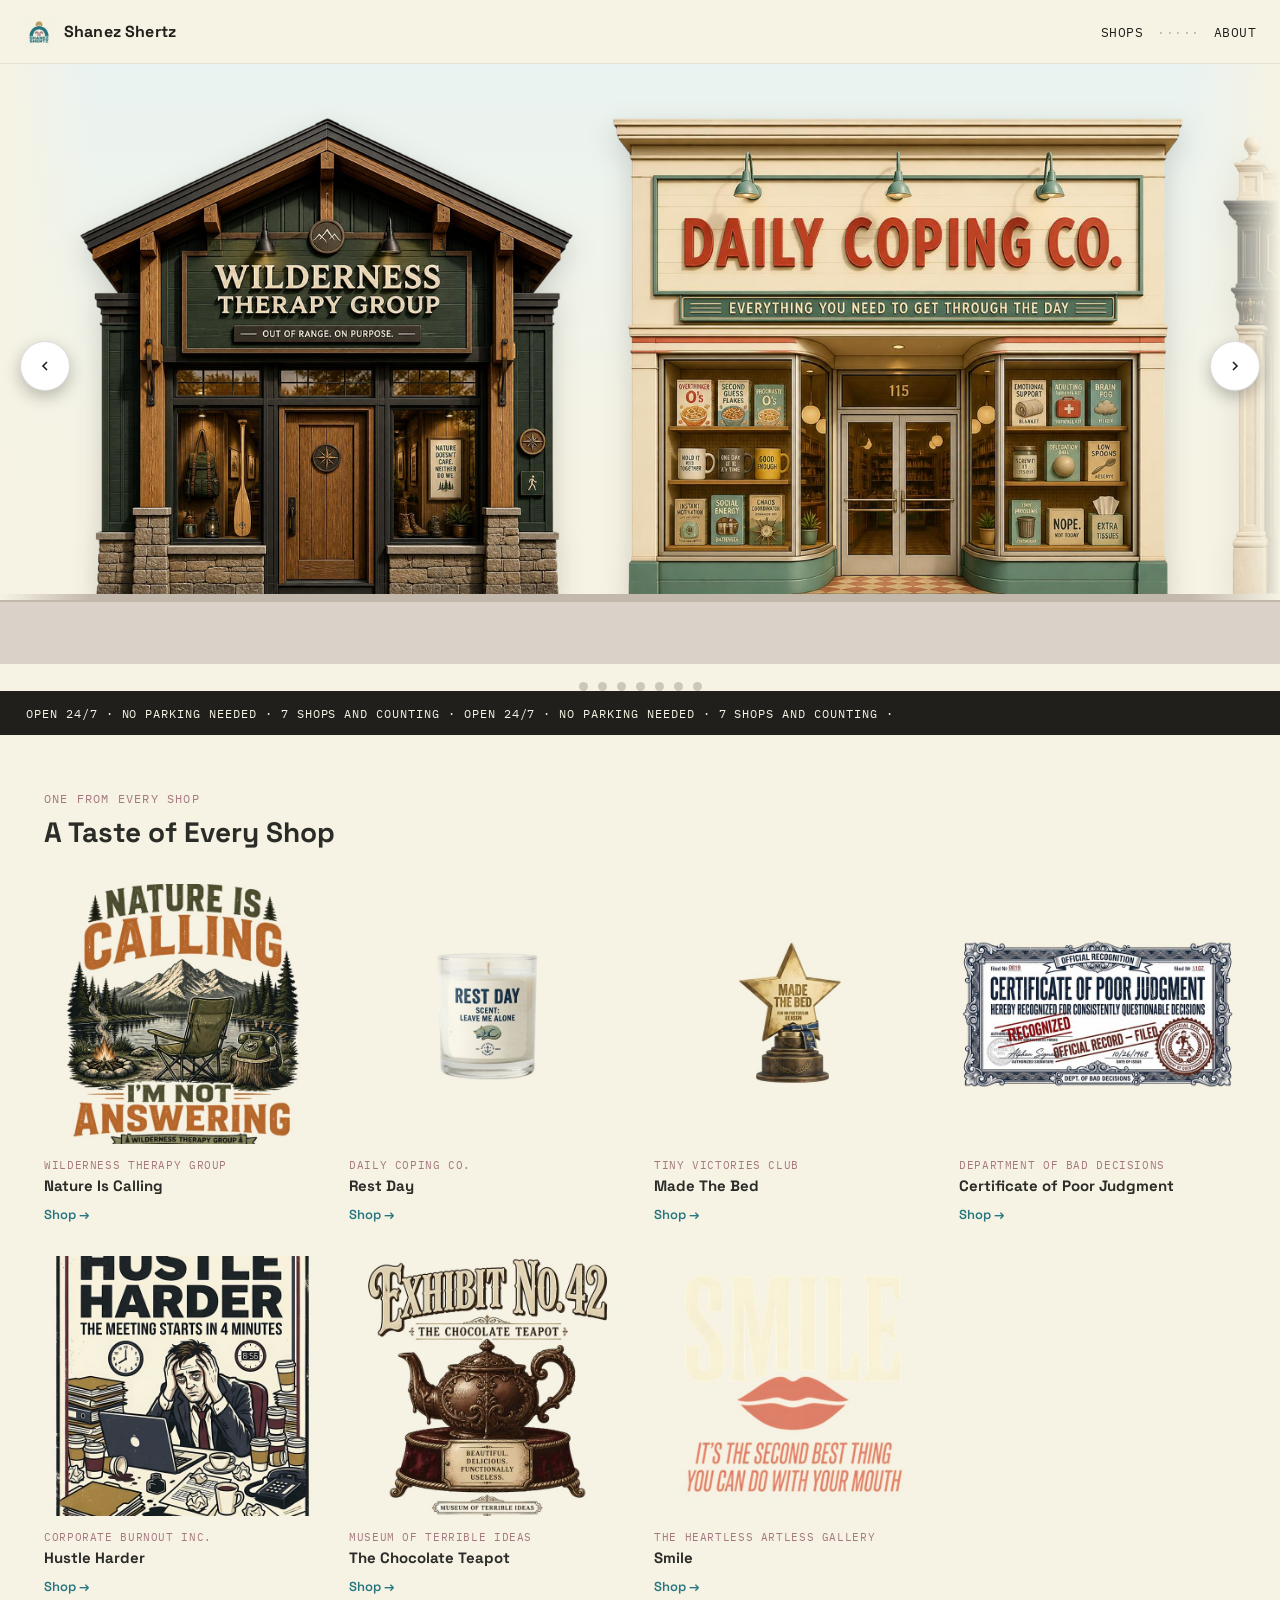
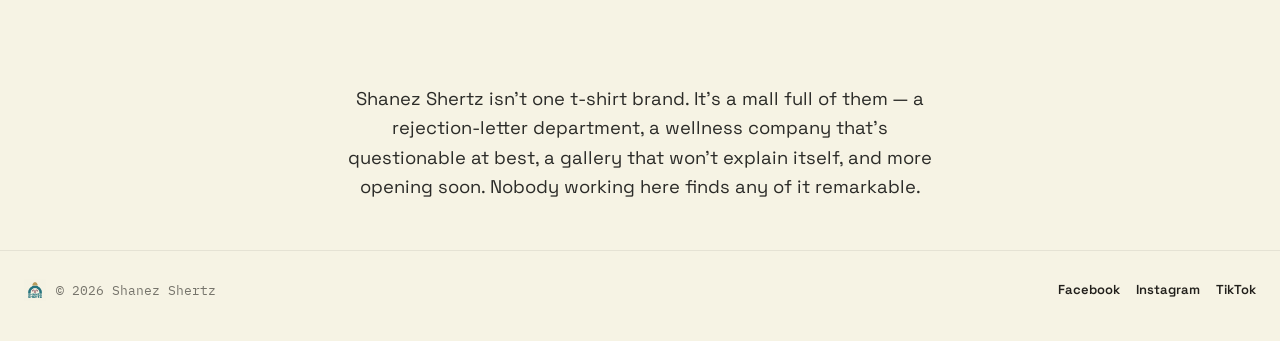
<file: docs/index.html>
<!doctype html>
<html lang="en">
<head>
<meta charset="utf-8">
<meta name="viewport" content="width=device-width, initial-scale=1">
<title>Shanez Shertz</title>
<meta name="description" content="A universe of businesses that take ridiculous ideas completely seriously.">
<link rel="preconnect" href="https://fonts.googleapis.com">
<link href="https://fonts.googleapis.com/css2?family=Space+Grotesk:wght@500;600;700&family=IBM+Plex+Mono:wght@400;500;600&display=swap" rel="stylesheet">
<link rel="stylesheet" href="styles.css">
</head>
<body>

<nav class="site-header">
  <a class="brand" href="/">
    <img src="assets/logo.png" alt="Shanez Shertz" class="logo">
    <span>Shanez Shertz</span>
  </a>
  <div class="navlinks">
    <a href="#mall">Shops</a>
    <span class="dot">&middot;&middot;&middot;&middot;&middot;</span>
    <a href="#about">About</a>
  </div>
</nav>

<div class="hero">
  <div class="street-scroll" id="street-scroll">
    <div class="street-track">
      <div class="buildings">
        <div class="bldg" id="shop-wilderness-therapy-group">
          <img src="assets/storefronts/wilderness-therapy-group.png" alt="Wilderness Therapy Group storefront">
          <a class="enter-pill" href="https://go.shanezshertz.shop/wilderness-therapy-group">ENTER &rarr;</a>
        </div>
        <div class="bldg" id="shop-daily-coping-co">
          <img src="assets/storefronts/daily-coping-co.png" alt="Daily Coping Co. storefront">
          <a class="enter-pill" href="https://go.shanezshertz.shop/daily-coping-co">ENTER &rarr;</a>
        </div>
        <div class="bldg" id="shop-tiny-victories-club">
          <img src="assets/storefronts/tiny-victories-club.png" alt="Tiny Victories Club storefront">
          <a class="enter-pill" href="https://go.shanezshertz.shop/tiny-victories-club">ENTER &rarr;</a>
        </div>
        <div class="bldg" id="shop-department-of-bad-decisions">
          <img src="assets/storefronts/department-of-bad-decisions.png" alt="Department of Bad Decisions storefront">
          <a class="enter-pill" href="https://go.shanezshertz.shop/department-of-bad-decisions">ENTER &rarr;</a>
        </div>
        <div class="bldg" id="shop-corporate-burnout-inc">
          <img src="assets/storefronts/corporate-burnout-inc.png" alt="Corporate Burnout Inc. storefront">
          <a class="enter-pill" href="https://go.shanezshertz.shop/corporate-burnout-inc">ENTER &rarr;</a>
        </div>
        <div class="bldg" id="shop-museum-of-terrible-ideas">
          <img src="assets/storefronts/museum-of-terrible-ideas.png" alt="Museum of Terrible Ideas storefront">
          <a class="enter-pill" href="https://go.shanezshertz.shop/museum-of-terrible-ideas">ENTER &rarr;</a>
        </div>
        <div class="bldg" id="shop-heartless-artless-gallery">
          <img src="assets/storefronts/heartless-artless-gallery.png" alt="The Heartless Artless Gallery storefront">
          <a class="enter-pill" href="https://go.shanezshertz.shop/heartless-artless-gallery">ENTER &rarr;</a>
        </div>
      </div>
      <div class="curb"></div>
      <div class="sidewalk"></div>
    </div>
  </div>
  <div class="edge-fade left"></div>
  <div class="edge-fade right"></div>
  <div class="arrow-hint left"><svg width="16" height="16" viewBox="0 0 24 24" fill="none" stroke="#211F1B" stroke-width="2.4"><polyline points="15 18 9 12 15 6"/></svg></div>
  <div class="arrow-hint right"><svg width="16" height="16" viewBox="0 0 24 24" fill="none" stroke="#211F1B" stroke-width="2.4"><polyline points="9 18 15 12 9 6"/></svg></div>
</div>

<div class="dots">
  <a href="#shop-wilderness-therapy-group" aria-label="Wilderness Therapy Group"></a>
  <a href="#shop-daily-coping-co" aria-label="Daily Coping Co."></a>
  <a href="#shop-tiny-victories-club" aria-label="Tiny Victories Club"></a>
  <a href="#shop-department-of-bad-decisions" aria-label="Department of Bad Decisions"></a>
  <a href="#shop-corporate-burnout-inc" aria-label="Corporate Burnout Inc."></a>
  <a href="#shop-museum-of-terrible-ideas" aria-label="Museum of Terrible Ideas"></a>
  <a href="#shop-heartless-artless-gallery" aria-label="The Heartless Artless Gallery"></a>
</div>

<div class="marquee">
  <div class="marquee-track">OPEN 24/7 &middot; NO PARKING NEEDED &middot; 7 SHOPS AND COUNTING &middot; OPEN 24/7 &middot; NO PARKING NEEDED &middot; 7 SHOPS AND COUNTING &middot;</div>
</div>

<section class="featured" id="mall">
  <div class="featured-head">
    <span class="eyebrow">One from every shop</span>
    <h2>A Taste of Every Shop</h2>
  </div>
  <div class="featured-grid">
    <div class="featured-card">
      <img src="assets/products/wilderness-therapy-group.jpg" alt="Nature Is Calling">
      <span class="tag">Wilderness Therapy Group</span>
      <div class="title">Nature Is Calling</div>
      <a href="https://go.shanezshertz.shop/wilderness-therapy-group">Shop &rarr;</a>
    </div>
    <div class="featured-card">
      <img src="assets/products/daily-coping-co.jpg" alt="Rest Day">
      <span class="tag">Daily Coping Co.</span>
      <div class="title">Rest Day</div>
      <a href="https://go.shanezshertz.shop/daily-coping-co">Shop &rarr;</a>
    </div>
    <div class="featured-card">
      <img src="assets/products/tiny-victories-club.jpg" alt="Made The Bed">
      <span class="tag">Tiny Victories Club</span>
      <div class="title">Made The Bed</div>
      <a href="https://go.shanezshertz.shop/tiny-victories-club">Shop &rarr;</a>
    </div>
    <div class="featured-card">
      <img src="assets/products/department-of-bad-decisions.jpg" alt="Certificate of Poor Judgment">
      <span class="tag">Department of Bad Decisions</span>
      <div class="title">Certificate of Poor Judgment</div>
      <a href="https://go.shanezshertz.shop/department-of-bad-decisions">Shop &rarr;</a>
    </div>
    <div class="featured-card">
      <img src="assets/products/corporate-burnout-inc.jpg" alt="Hustle Harder">
      <span class="tag">Corporate Burnout Inc.</span>
      <div class="title">Hustle Harder</div>
      <a href="https://go.shanezshertz.shop/corporate-burnout-inc">Shop &rarr;</a>
    </div>
    <div class="featured-card">
      <img src="assets/products/museum-of-terrible-ideas.jpg" alt="The Chocolate Teapot">
      <span class="tag">Museum of Terrible Ideas</span>
      <div class="title">The Chocolate Teapot</div>
      <a href="https://go.shanezshertz.shop/museum-of-terrible-ideas">Shop &rarr;</a>
    </div>
    <div class="featured-card">
      <img src="assets/products/heartless-artless-gallery.jpg" alt="Smile">
      <span class="tag">The Heartless Artless Gallery</span>
      <div class="title">Smile</div>
      <a href="https://go.shanezshertz.shop/heartless-artless-gallery">Shop &rarr;</a>
    </div>
  </div>
</section>

<section class="blurb" id="about">
  <p>Shanez Shertz isn't one t-shirt brand. It's a mall full of them &mdash; a rejection-letter department, a wellness company that's questionable at best, a gallery that won't explain itself, and more opening soon. Nobody working here finds any of it remarkable.</p>
</section>

<footer class="site-footer">
  <div class="brand"><img src="assets/logo.png" alt="" class="logo-small"><span>&copy; 2026 Shanez Shertz</span></div>
  <div class="social-links">
    <a href="https://www.facebook.com/shanezshertz" aria-label="Facebook">Facebook</a>
    <a href="https://www.instagram.com/shanezshertz/" aria-label="Instagram">Instagram</a>
    <a href="https://www.tiktok.com/@shanezshertz" aria-label="TikTok">TikTok</a>
  </div>
</footer>

<script>
  var street = document.getElementById("street-scroll");
  street.addEventListener("wheel", function (e) {
    if (Math.abs(e.deltaY) <= Math.abs(e.deltaX)) return;
    var atStart = street.scrollLeft <= 0;
    var atEnd = street.scrollLeft >= street.scrollWidth - street.clientWidth - 1;
    if ((e.deltaY < 0 && atStart) || (e.deltaY > 0 && atEnd)) return;
    street.scrollBy({ left: e.deltaY, behavior: "instant" });
    e.preventDefault();
  }, { passive: false });
</script>

</body>
</html>
</file>
<file: docs/styles.css>
:root {
  --color-cream: #F6F3E4;
  --color-teal: #27757F;
  --color-teal-dark: #1E5B63;
  --color-gold: #BA9C5E;
  --color-mauve: #A5787F;
  --color-text: #2B2B28;
  --color-ink: #211F1B;
}

* {
  box-sizing: border-box;
}

body {
  margin: 0;
  background: var(--color-cream);
  color: var(--color-text);
  font-family: 'Space Grotesk', -apple-system, BlinkMacSystemFont, "Segoe UI", Roboto, Helvetica, Arial, sans-serif;
}

a {
  color: var(--color-mauve);
  text-decoration: none;
}

a:hover {
  color: var(--color-ink);
}

.mono {
  font-family: 'IBM Plex Mono', monospace;
}

/* Header / nav -- shared with 404.html */

.site-header {
  height: 64px;
  display: flex;
  align-items: center;
  justify-content: space-between;
  padding: 0 24px;
  border-bottom: 1px solid rgba(33, 31, 27, 0.08);
  background: var(--color-cream);
  position: relative;
  z-index: 9;
}

.site-header .brand {
  display: flex;
  align-items: center;
  gap: 10px;
  color: var(--color-ink);
}

.site-header .brand span {
  font-weight: 700;
  font-size: 16px;
  letter-spacing: 0.01em;
}

.logo {
  height: 30px;
  width: 30px;
  object-fit: contain;
}

.navlinks {
  display: flex;
  align-items: center;
  gap: 14px;
  font-family: 'IBM Plex Mono', monospace;
  font-size: 12.5px;
  letter-spacing: 0.04em;
  text-transform: uppercase;
}

.navlinks a {
  color: var(--color-ink);
}

.navlinks a:hover {
  color: var(--color-mauve);
}

.navlinks .dot {
  color: rgba(33, 31, 27, 0.3);
}

/* Hero: the scrolling storefront street */

.hero {
  position: relative;
  height: 600px;
  background: linear-gradient(180deg, #EAF3F1 0%, var(--color-cream) 70%);
  overflow: hidden;
}

.edge-fade {
  position: absolute;
  top: 0;
  bottom: 64px;
  width: 90px;
  z-index: 15;
  pointer-events: none;
}

.edge-fade.left {
  left: 0;
  background: linear-gradient(90deg, var(--color-cream), rgba(246, 243, 228, 0));
}

.edge-fade.right {
  right: 0;
  background: linear-gradient(270deg, var(--color-cream), rgba(246, 243, 228, 0));
}

.arrow-hint {
  position: absolute;
  top: 277px;
  width: 50px;
  height: 50px;
  border-radius: 50%;
  background: #FFFFFF;
  border: 1.5px solid rgba(33, 31, 27, 0.15);
  box-shadow: 0 6px 16px rgba(33, 31, 27, 0.28);
  display: flex;
  align-items: center;
  justify-content: center;
  z-index: 20;
}

.arrow-hint.left {
  left: 20px;
}

.arrow-hint.right {
  right: 20px;
}

.street-scroll {
  position: absolute;
  inset: 0;
  overflow-x: auto;
  overflow-y: hidden;
  scroll-snap-type: x proximity;
  scroll-behavior: smooth;
  -webkit-overflow-scrolling: touch;
}

.street-track {
  position: relative;
  height: 600px;
  width: max-content;
  min-width: 100%;
}

.sidewalk {
  position: absolute;
  left: 0;
  right: 0;
  bottom: 0;
  height: 64px;
  background: #DAD2C8;
  border-top: 2px solid #C3B8AC;
}

.curb {
  position: absolute;
  left: 0;
  right: 0;
  bottom: 64px;
  height: 6px;
  background: #C3B8AC;
}

.buildings {
  display: flex;
  align-items: flex-end;
  gap: 40px;
  padding: 0 80px 66px;
  height: 100%;
}

.bldg {
  position: relative;
  height: 480px;
  display: flex;
  flex-direction: column;
  align-items: center;
  justify-content: flex-end;
  scroll-snap-align: center;
}

.bldg img {
  height: 100%;
  width: auto;
  display: block;
  filter: drop-shadow(0 10px 14px rgba(33, 31, 27, 0.18));
}

.enter-pill {
  position: absolute;
  bottom: -34px;
  left: 50%;
  transform: translateX(-50%);
  background: var(--color-cream);
  border: 1.5px solid var(--color-ink);
  border-radius: 999px;
  padding: 5px 14px;
  font-family: 'IBM Plex Mono', monospace;
  font-size: 10.5px;
  font-weight: 600;
  letter-spacing: 0.04em;
  white-space: nowrap;
  color: var(--color-ink);
}

.dots {
  display: flex;
  justify-content: center;
  gap: 10px;
  padding: 18px 0 0;
}

.dots a {
  width: 9px;
  height: 9px;
  border-radius: 50%;
  background: rgba(33, 31, 27, 0.2);
  display: block;
}

.dots a:hover {
  background: var(--color-mauve);
}

/* Marquee ticker */

.marquee {
  background: var(--color-ink);
  color: var(--color-cream);
  height: 44px;
  display: flex;
  align-items: center;
  overflow: hidden;
  white-space: nowrap;
}

.marquee-track {
  display: inline-flex;
  gap: 26px;
  font-family: 'IBM Plex Mono', monospace;
  font-size: 12px;
  letter-spacing: 0.08em;
  text-transform: uppercase;
  padding-left: 26px;
}

/* Featured grid */

.featured {
  padding: 56px 24px 40px;
  max-width: 1240px;
  margin: 0 auto;
}

.featured-head {
  margin-bottom: 34px;
}

.featured-head .eyebrow {
  font-family: 'IBM Plex Mono', monospace;
  font-size: 12px;
  letter-spacing: 0.1em;
  text-transform: uppercase;
  color: var(--color-mauve);
  display: block;
  margin-bottom: 8px;
}

.featured-head h2 {
  font-size: 28px;
  font-weight: 700;
  margin: 0;
}

.featured-grid {
  display: grid;
  grid-template-columns: repeat(auto-fit, minmax(240px, 1fr));
  gap: 32px 28px;
}

.featured-card img {
  width: 100%;
  height: 260px;
  object-fit: cover;
  border-radius: 4px;
  display: block;
}

.featured-card .tag {
  font-family: 'IBM Plex Mono', monospace;
  font-size: 10.5px;
  letter-spacing: 0.06em;
  text-transform: uppercase;
  color: var(--color-mauve);
  display: block;
  margin: 14px 0 4px;
}

.featured-card .title {
  font-weight: 700;
  font-size: 15px;
  margin-bottom: 8px;
}

.featured-card a {
  font-weight: 600;
  font-size: 13px;
  color: var(--color-teal);
}

.featured-card a:hover {
  color: var(--color-teal-dark);
}

/* Blurb (also used standalone on 404.html) */

.blurb {
  max-width: 640px;
  margin: 3rem auto;
  padding: 0 1.5rem;
  text-align: center;
  font-size: 1.15rem;
  line-height: 1.6;
}

.blurb h1 {
  font-size: 2rem;
  margin-bottom: 0.5rem;
}

/* Footer -- shared with 404.html */

.site-footer {
  display: flex;
  align-items: center;
  justify-content: space-between;
  padding: 28px 24px 40px;
  border-top: 1px solid rgba(33, 31, 27, 0.08);
  flex-wrap: wrap;
  gap: 12px;
}

.site-footer .brand {
  display: flex;
  align-items: center;
  gap: 10px;
  font-family: 'IBM Plex Mono', monospace;
  font-size: 12.5px;
  color: rgba(33, 31, 27, 0.6);
}

.logo-small {
  height: 22px;
  width: 22px;
  object-fit: contain;
}

.site-footer .social-links {
  display: flex;
  gap: 16px;
}

.site-footer .social-links a {
  font-weight: 600;
  font-size: 13px;
  color: var(--color-ink);
}

.site-footer .social-links a:hover {
  color: var(--color-mauve);
}

/* Small screens */

@media (max-width: 640px) {
  .hero, .street-track, .street-scroll {
    height: 420px;
  }

  .bldg {
    height: 330px;
  }

  .buildings {
    padding-bottom: 56px;
  }

  .sidewalk {
    height: 54px;
  }

  .curb {
    bottom: 54px;
  }

  .arrow-hint {
    display: none;
  }

  .site-header .brand span {
    display: none;
  }

  .featured-grid {
    grid-template-columns: repeat(auto-fit, minmax(160px, 1fr));
    gap: 24px 16px;
  }

  .featured-card img {
    height: 190px;
  }
}
</file>
